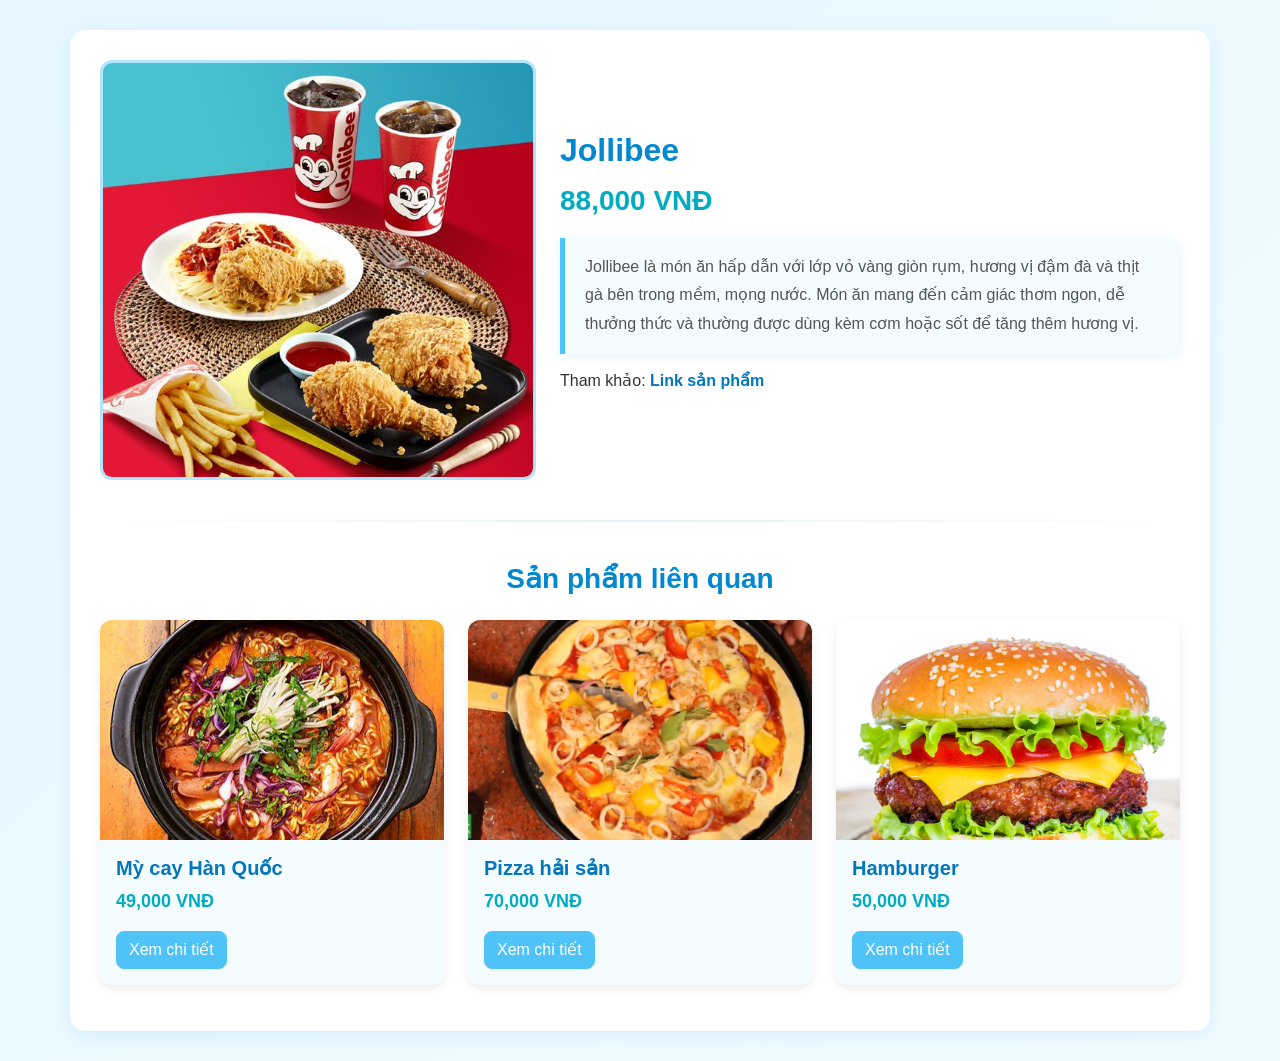
<file: html/chi-tiet.html>
<!DOCTYPE html>
<html lang="vi">
<head>
    <meta charset="UTF-8">
    <meta name="viewport" content="width=device-width, initial-scale=1.0">
    <title>Chi tiết sản phẩm</title>

    <link href="https://cdn.jsdelivr.net/npm/bootstrap@5.3.3/dist/css/bootstrap.min.css" rel="stylesheet">

    <link rel="stylesheet" href="../css/style7.css">


</head>

<body>

<div class="container">

    <div class="row align-items-center">

        <div class="col-md-5">
            <img id="img" src="" alt="Sản phẩm">
        </div>

        <!-- <div class="thumb-list mt-3">
            <img src = "../assets/img/2-cach-lam-mi-cay-han-quoc-tai-nha-ngon-nhu-ngoai-hang-m--n-m---cay-h---i-s---n-1596697335-152-width600height489.jpg" onclick ="changeImg(this)">
            <img src = "../assets/img/2-cach-lam-mi-cay-han-quoc-tai-nha-ngon-nhu-ngoai-hang-m--n-m---cay-h---i-s---n-1596697335-152-width600height489.jpg" onclick ="changeImg(this)">
            <img src = "../assets/img/2-cach-lam-mi-cay-han-quoc-tai-nha-ngon-nhu-ngoai-hang-m--n-m---cay-h---i-s---n-1596697335-152-width600height489.jpg" onclick ="changeImg(this)">
        </div> -->

        <div class="col-md-7">

            <h2 id="name"></h2>

            <h4 id="price" class="text-danger"></h4>

            <p id="desc"></p>
 <p>
     Tham khảo:
    <a id="product-link" target="_blank">
     Link sản phẩm
    </a>
</p>
        </div>

    </div>

    <hr>

<div class="row">
    <div class="col-12">
        <h3>Sản phẩm liên quan</h3>
    </div>
</div>

<div class="row" id="related-products">
</div>

    <script src="../js/lib.js"></script>

<script>

const urlParams = new URLSearchParams(window.location.search);

const productId = parseInt(urlParams.get("ma"));

const foundProduct = productId 
    ? products.find(item => item.id === productId)
    : products[0];

if(foundProduct){

    document.getElementById("name").innerHTML =
        foundProduct.name;

    document.getElementById("price").innerHTML =
        foundProduct.price.toLocaleString() + " VNĐ";

    document.getElementById("desc").innerHTML =
        foundProduct.description;

    document.getElementById("img").src =
        foundProduct.image;

   document.getElementById("product-link").href =
    foundProduct.link;

    const relatedProducts =
document.getElementById("related-products");

products.forEach(item => {

    if(
        item.category === foundProduct.category &&
        item.id !== foundProduct.id
    ){

        relatedProducts.innerHTML += `

        <div class="col-lg-4 col-md-6 mb-3">

            <div class="card h-100">

                <img src="${item.image}"
                     class="card-img-top">

                <div class="card-body">

                    <h5>${item.name}</h5>

                    <p class="text-danger fw-bold">
                        ${item.price.toLocaleString()} VNĐ
                    </p>

                    <a href="chi-tiet.html?ma=${item.id}"
                       class="btn btn-primary">
                       Xem chi tiết
                    </a>

                </div>

            </div>

        </div>

        `;
    }

});
}

function changeImg(el)
{
    document.getElementById("img").src = el.src;
}

</script>

</body>
</html>
</file>
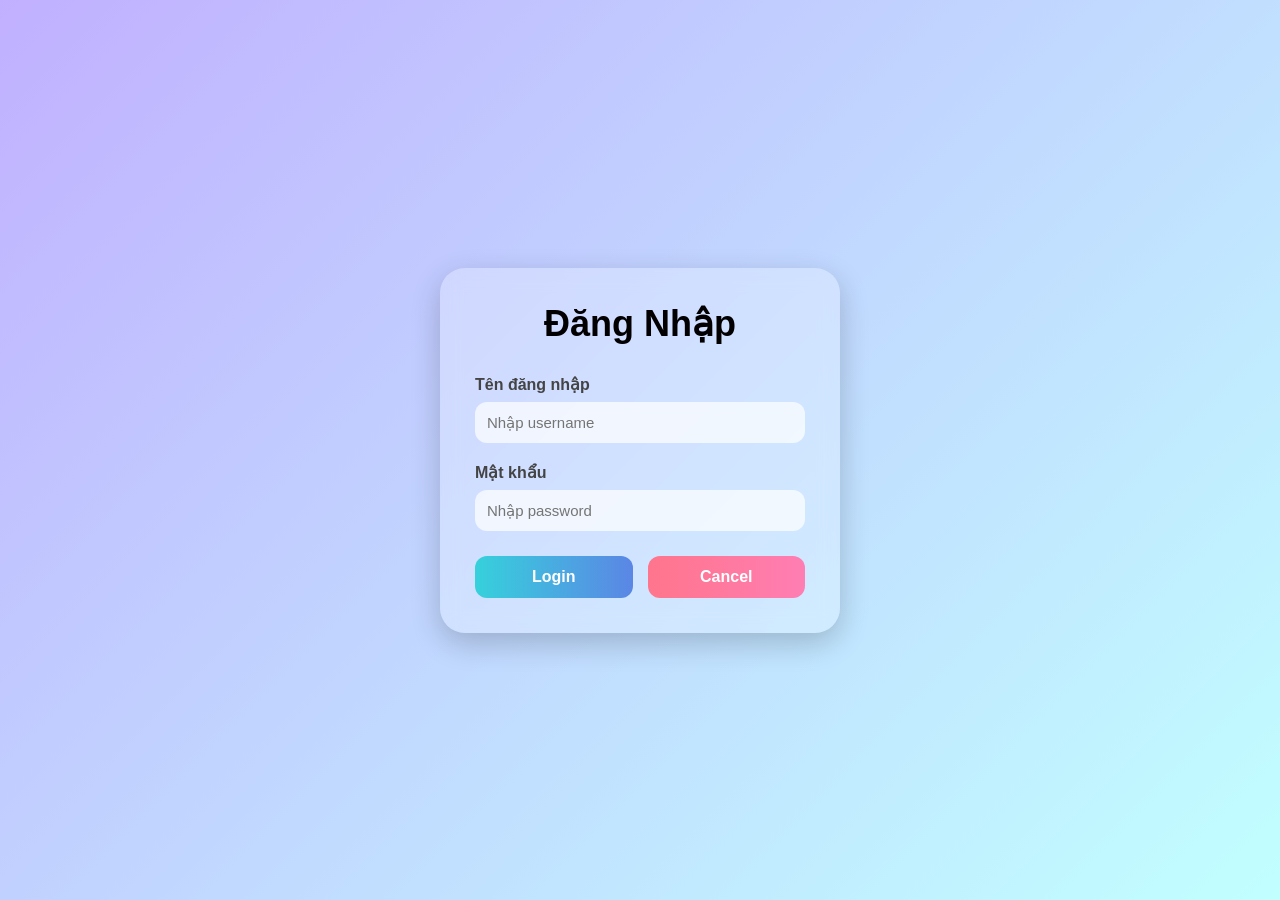
<file: html/page1.html>
<!DOCTYPE html>
<html lang="vi">
<head>
    <meta charset="UTF-8">
    <meta name="viewport" content="width=device-width, initial-scale=1.0">
    <title>Form Đăng Nhập</title>
    <link rel="stylesheet" href="../css/style2.css">
</head>
<body>

    <div class="container">
        <form class="form-box">
            <h2>Đăng Nhập</h2>

            <div class="form-group">
                <label>Tên đăng nhập</label>
                <input type="text" placeholder="Nhập username">
            </div>

            <div class="form-group">
                <label>Mật khẩu</label>
                <input type="password" placeholder="Nhập password">
            </div>

            <div class="btn-group">
                <button type="submit">Login</button>
                <button type="reset">Cancel</button>
            </div>
        </form>
    </div>

</body>
</html>
</file>
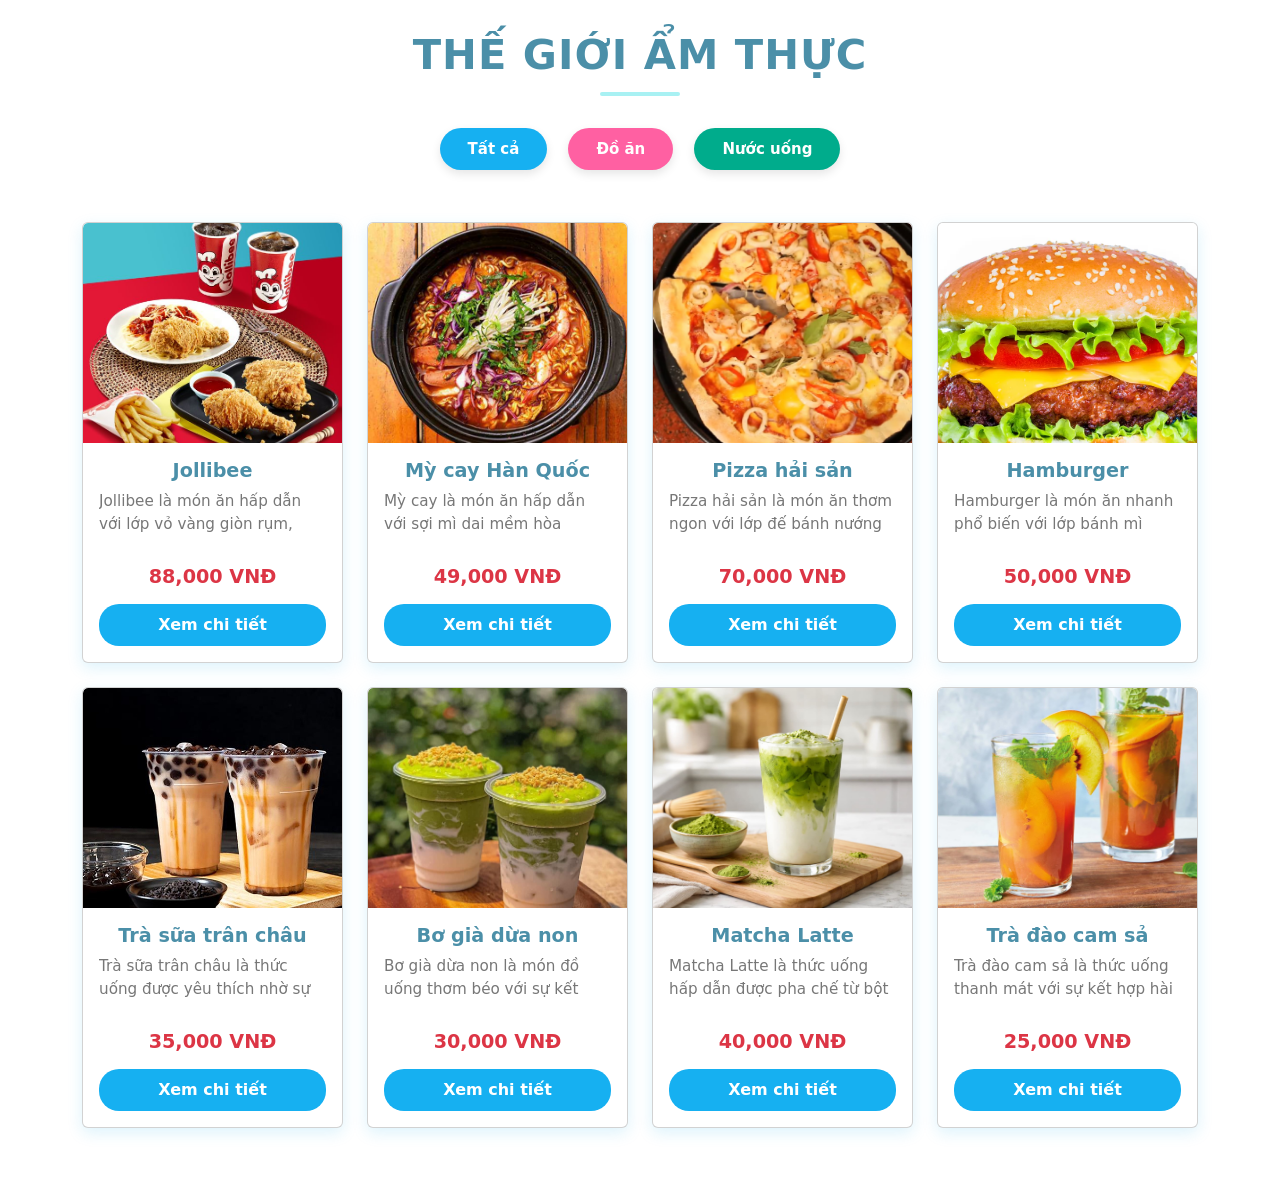
<file: html/page10.html>
<!DOCTYPE html>
<html lang="vi">
<head>
    <meta charset="UTF-8">
    <meta name="viewport" content="width=device-width, initial-scale=1.0">
    <title>Menu</title>
    <link rel="stylesheet" href="../css/style6.css">
    <link href="https://cdn.jsdelivr.net/npm/bootstrap@5.3.3/dist/css/bootstrap.min.css" rel="stylesheet">
    <script src="../js/lib.js"></script>
</head>
<body>
<div class="container mt-4">
    <h2 class="text-center mb-4">
        Thế Giới Ẩm Thực
    </h2>
    <div class="text-center mb-4">
        <button
            class="btn btn-primary"
            onclick="loadByCategory('all')">
            Tất cả
        </button>
        <button
            class="btn btn-danger"
            onclick="loadByCategory('food')">
            Đồ ăn
        </button>
        <button
            class="btn btn-success"
            onclick="loadByCategory('drink')">
            Nước uống
        </button>
    </div>
    <div class="row" id="product-list"></div>
</div>
<script>
    loadAllProduct();
</script>
</body>
</html>
</file>
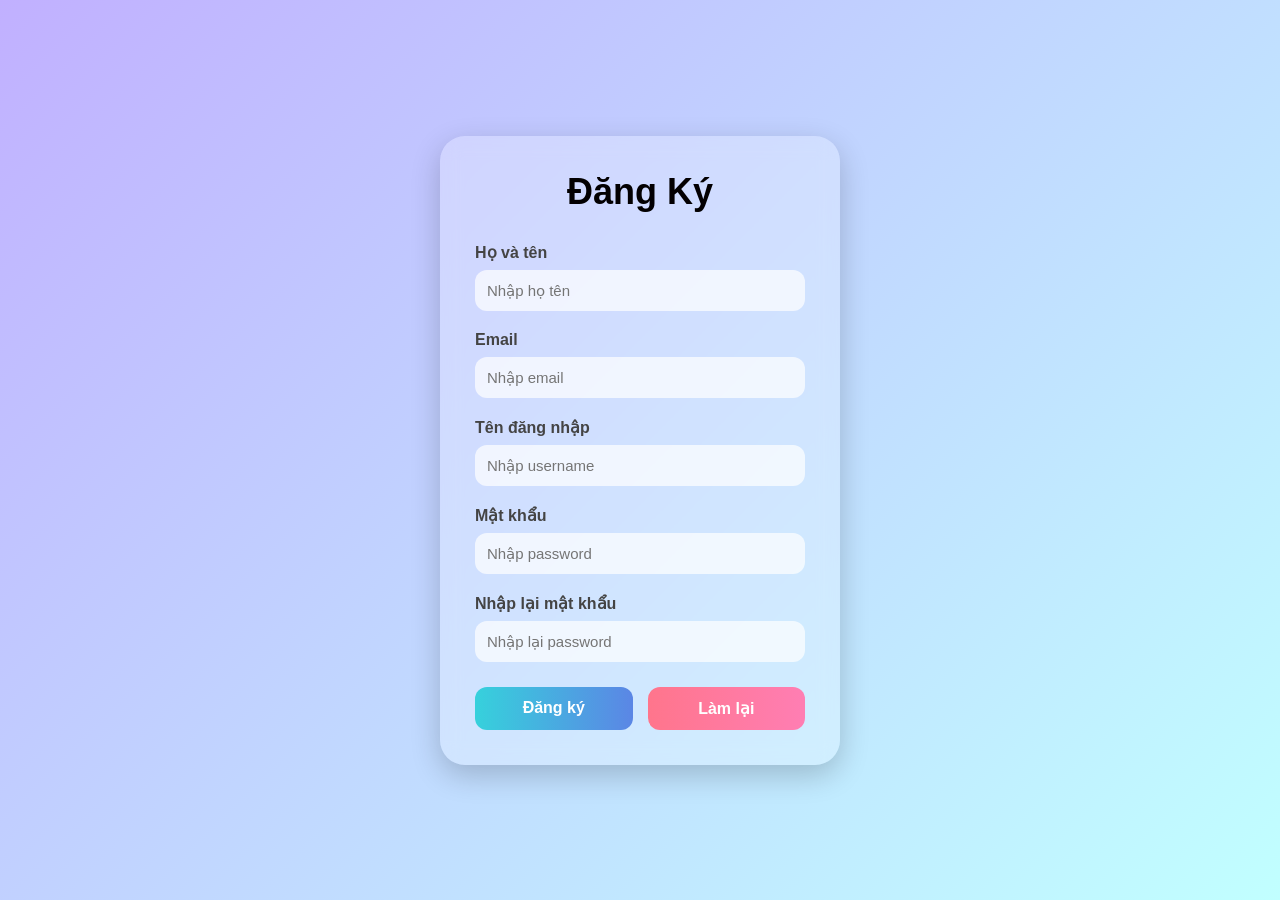
<file: html/page2.html>
<!DOCTYPE html>
<html lang="vi">
<head>
    <meta charset="UTF-8">
    <meta name="viewport" content="width=device-width, initial-scale=1.0">
    <title>Form Đăng Ký</title>
    <link rel="stylesheet" href="../css/style2.css">
</head>
<body>

    <div class="container">
        <form class="form-box">
            <h2>Đăng Ký</h2>

            <div class="form-group">
                <label>Họ và tên</label>
                <input type="text" placeholder="Nhập họ tên">
            </div>

            <div class="form-group">
                <label>Email</label>
                <input type="email" placeholder="Nhập email">
            </div>

            <div class="form-group">
                <label>Tên đăng nhập</label>
                <input type="text" placeholder="Nhập username">
            </div>

            <div class="form-group">
                <label>Mật khẩu</label>
                <input type="password" placeholder="Nhập password">
            </div>

            <div class="form-group">
                <label>Nhập lại mật khẩu</label>
                <input type="password" placeholder="Nhập lại password">
            </div>

            <div class="btn-group">
                <button type="submit">Đăng ký</button>
                <button type="reset">Làm lại</button>
            </div>
        </form>
    </div>

</body>
</html>
</file>
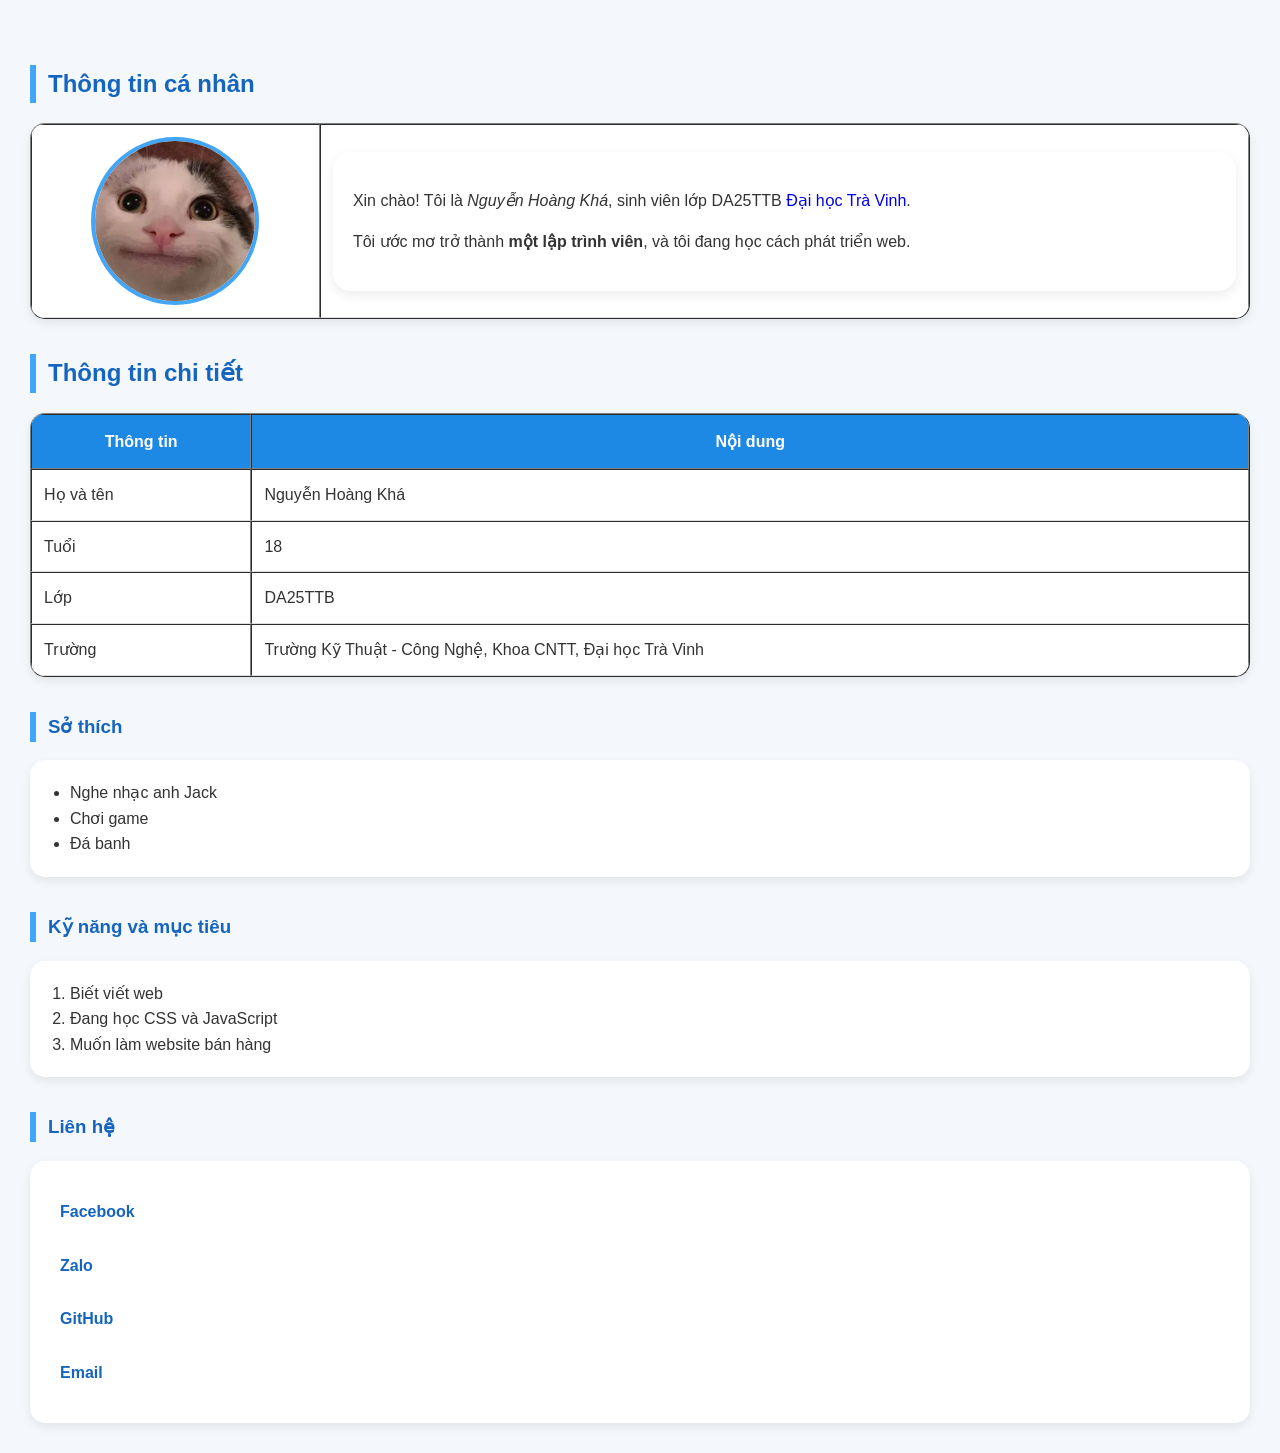
<file: html/page4.html>
<!DOCTYPE html>
<html lang="vi">
<head>
    <meta charset="UTF-8">
    <title>Trang Cá Nhân | Nguyễn Hoàng Khá</title>
    <link rel="stylesheet" href="../css/style1.css">
</head>
<body>
   <h2>Thông tin cá nhân</h2>
            <table border="1">  
                <td>
                    <img src="../assets/img/84e3f59dbd973cc96586.jpg">
                </td>
                <td>
                    <div class="infor">
                        <p> Xin chào! Tôi là <i>Nguyễn Hoàng Khá</i>, sinh viên lớp DA25TTB <a href ="https://www.tvu.edu.vn" target ="_blank">Đại học Trà Vinh</a>.</p>
                        <p> Tôi ước mơ trở thành <b>một lập trình viên</b>, và tôi đang học cách phát triển web.</p>
                    </div>
                </td>
            </table>

        <h2>Thông tin chi tiết</h2>
            <table border="1">
                <tr>
                    <th>Thông tin</th>
                    <th>Nội dung</th>
                </tr>
                <tr>
                    <td>Họ và tên</td>
                    <td>Nguyễn Hoàng Khá</td>
                </tr>
                <tr>
                    <td>Tuổi</td>
                    <td>18</td>
                </tr>
                <tr>
                    <td>Lớp</td>
                    <td>DA25TTB</td>
                </tr>
                <tr>
                    <td>Trường</td>
                    <td>Trường Kỹ Thuật - Công Nghệ, Khoa CNTT, Đại học Trà Vinh</td>
                </tr>
            </table>
        <h3>Sở thích</h3>
        <ul>
            <li>Nghe nhạc anh Jack</li>
            <li>Chơi game</li>
            <li>Đá banh</li>
        </ul>
        <h3>Kỹ năng và mục tiêu</h3>
        <ol>
            <li>Biết viết web</li>
            <li>Đang học CSS và JavaScript</li>
            <li>Muốn làm website bán hàng</li>
        </ol>
            <h3>Liên hệ</h3>
            <div class="links">
                <a href="https://www.facebook.com/share/1Fd3SgDMMV/?mibextid=wwXIfr">Facebook</a>
                <a href="http://zalo.me/0706650331">Zalo</a>
                <a href="https://github.com/hoangkha07">GitHub</a>
                <a href="nguyenkhahm2107@gmail.com">Email</a>
            </div>
       
    </main>

</body>
</html>
</file>
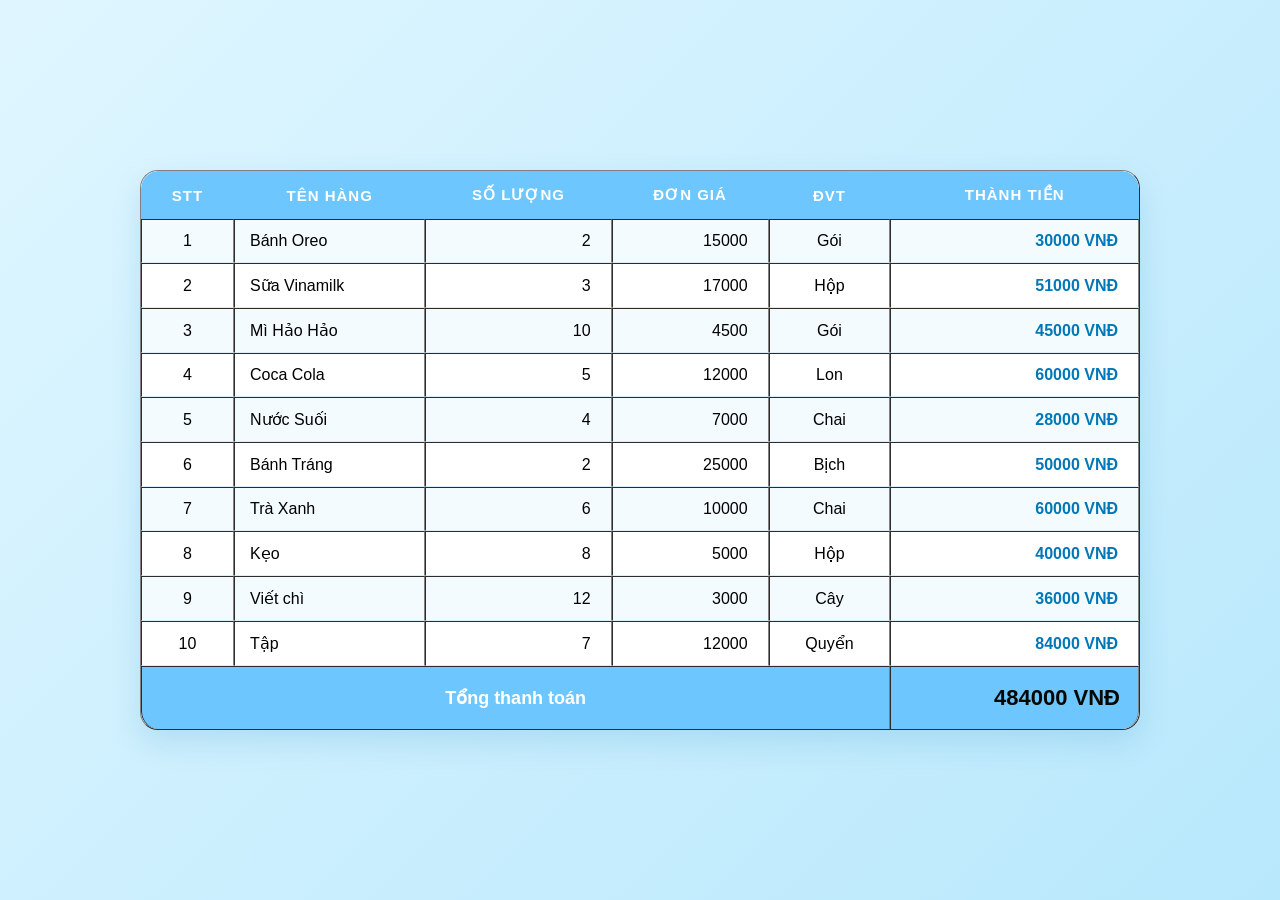
<file: html/page7.html>
<!DOCTYPE html>
<html lang="vi">
<head>
    <meta charset="UTF-8">
    <title>Hóa đơn mua hàng</title>
     <link rel="stylesheet" href="../css/style3.css">
</head>

<body>
    <table border="1">
    <tbody>
        <tr>
            <th>STT</th>
            <th>Tên hàng</th>
            <th>Số lượng</th>
            <th>Đơn giá</th>
            <th>ĐVT</th>
            <th>Thành tiền</th>
        </tr>

        <tr>
            <td>1</td>
            <td>Bánh Oreo</td>
            <td class="soluong">2</td>
            <td class="dongia">15000</td>
            <td>Gói</td>
            <td class="thanhtien"></td>
        </tr>

        <tr>
            <td>2</td>
            <td>Sữa Vinamilk</td>
            <td class="soluong">3</td>
            <td class="dongia">17000</td>
            <td>Hộp</td>
            <td class="thanhtien"></td>
        </tr>

        <tr>
            <td>3</td>
            <td>Mì Hảo Hảo</td>
            <td class="soluong">10</td>
            <td class="dongia">4500</td>
            <td>Gói</td>
            <td class="thanhtien"></td>
        </tr>

        <tr>
            <td>4</td>
            <td>Coca Cola</td>
            <td class="soluong">5</td>
            <td class="dongia">12000</td>
            <td>Lon</td>
            <td class="thanhtien"></td>
        </tr>

        <tr>
            <td>5</td>
            <td>Nước Suối</td>
            <td class="soluong">4</td>
            <td class="dongia">7000</td>
            <td>Chai</td>
            <td class="thanhtien"></td>
        </tr>

        <tr>
            <td>6</td>
            <td>Bánh Tráng</td>
            <td class="soluong">2</td>
            <td class="dongia">25000</td>
            <td>Bịch</td>
            <td class="thanhtien"></td>
        </tr>

        <tr>
            <td>7</td>
            <td>Trà Xanh</td>
            <td class="soluong">6</td>
            <td class="dongia">10000</td>
            <td>Chai</td>
            <td class="thanhtien"></td>
        </tr>

        <tr>
            <td>8</td>
            <td>Kẹo</td>
            <td class="soluong">8</td>
            <td class="dongia">5000</td>
            <td>Hộp</td>
            <td class="thanhtien"></td>
        </tr>

        <tr>
            <td>9</td>
            <td>Viết chì</td>
            <td class="soluong">12</td>
            <td class="dongia">3000</td>
            <td>Cây</td>
            <td class="thanhtien"></td>
        </tr>

        <tr>
            <td>10</td>
            <td>Tập</td>
            <td class="soluong">7</td>
            <td class="dongia">12000</td>
            <td>Quyển</td>
            <td class="thanhtien"></td>
        </tr>
        <tr>
            <td class="thanhtoan" colspan="5"><b>Tổng thanh toán</b></td>
            <td id="tongthanhtoan"></td>
        </tr>
    </tbody>
    </table>
<script>

    const sl = document.getElementsByClassName("soluong");
    const dg = document.getElementsByClassName("dongia");
    const tt = document.getElementsByClassName("thanhtien");

    let tongthanhtoan = 0;

    for(let i = 0; i < sl.length; i++){

        let soluong = Number(sl[i].innerHTML);
        let dongia = Number(dg[i].innerHTML);

        let thanhtien = soluong * dongia;

        tt[i].innerHTML = thanhtien + " VNĐ";

        tongthanhtoan += thanhtien;
    }

    document.getElementById("tongthanhtoan").innerHTML =
    tongthanhtoan + " VNĐ";

</script>
</body>
</html>
</file>
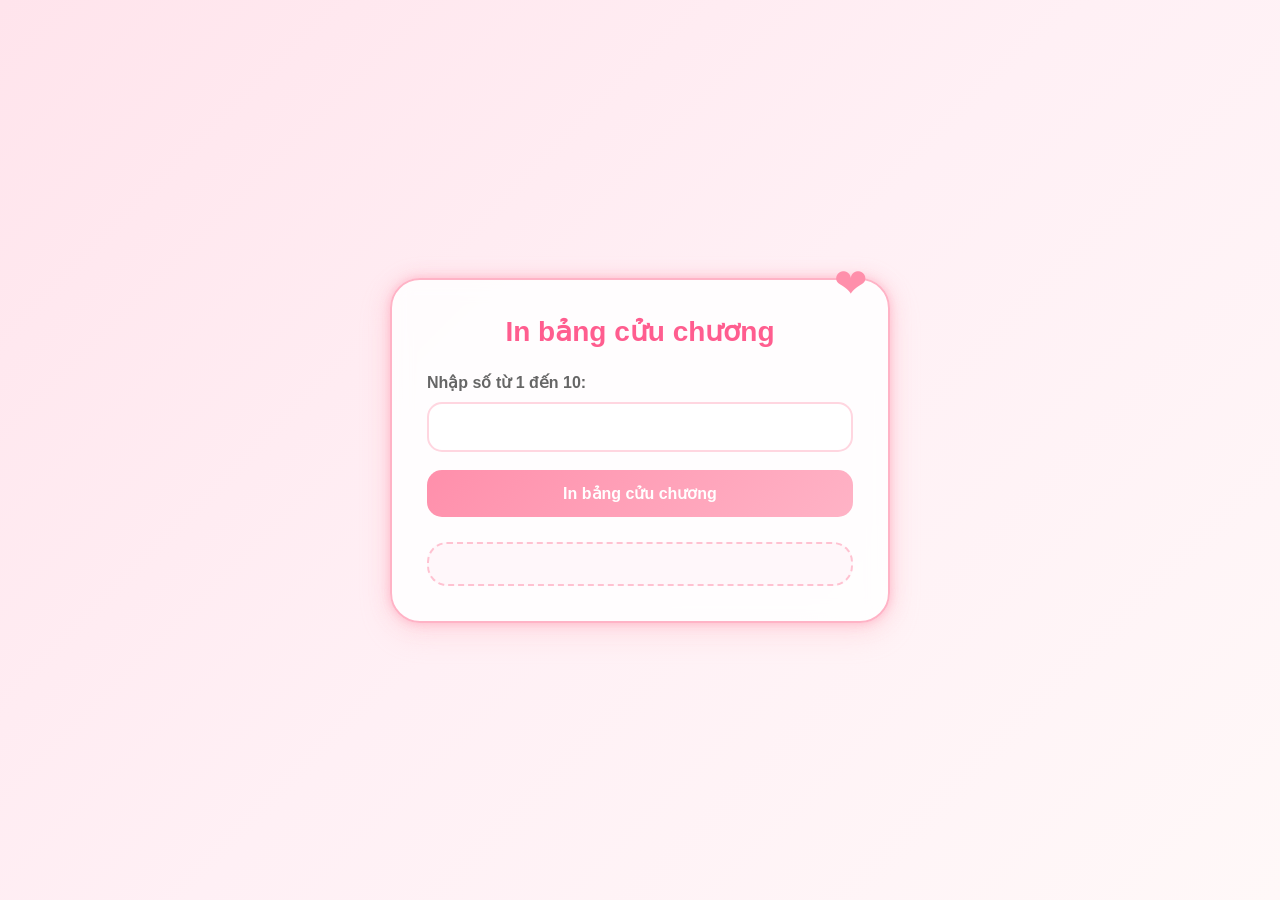
<file: html/page8.html>
<!DOCTYPE html>
<html lang="vi">
<head>
    <meta charset="UTF-8">
    <title>In bảng cửu chương</title>
    <link rel="stylesheet" href="../css/style4.css">
</head>
<body>
    <div class="container">
    <h2>In bảng cửu chương</h2>

    <label>Nhập số từ 1 đến 10:</label>
    <input type="number" id="txtSo" min="1" max="10">

    <input type="button" value="In bảng cửu chương"
           onclick="inBCC(document.getElementById('txtSo').value)">

    <div id="result"></div>
    </div>
    <script src="../js/lib.js"></script>

</body>
</html>
</file>
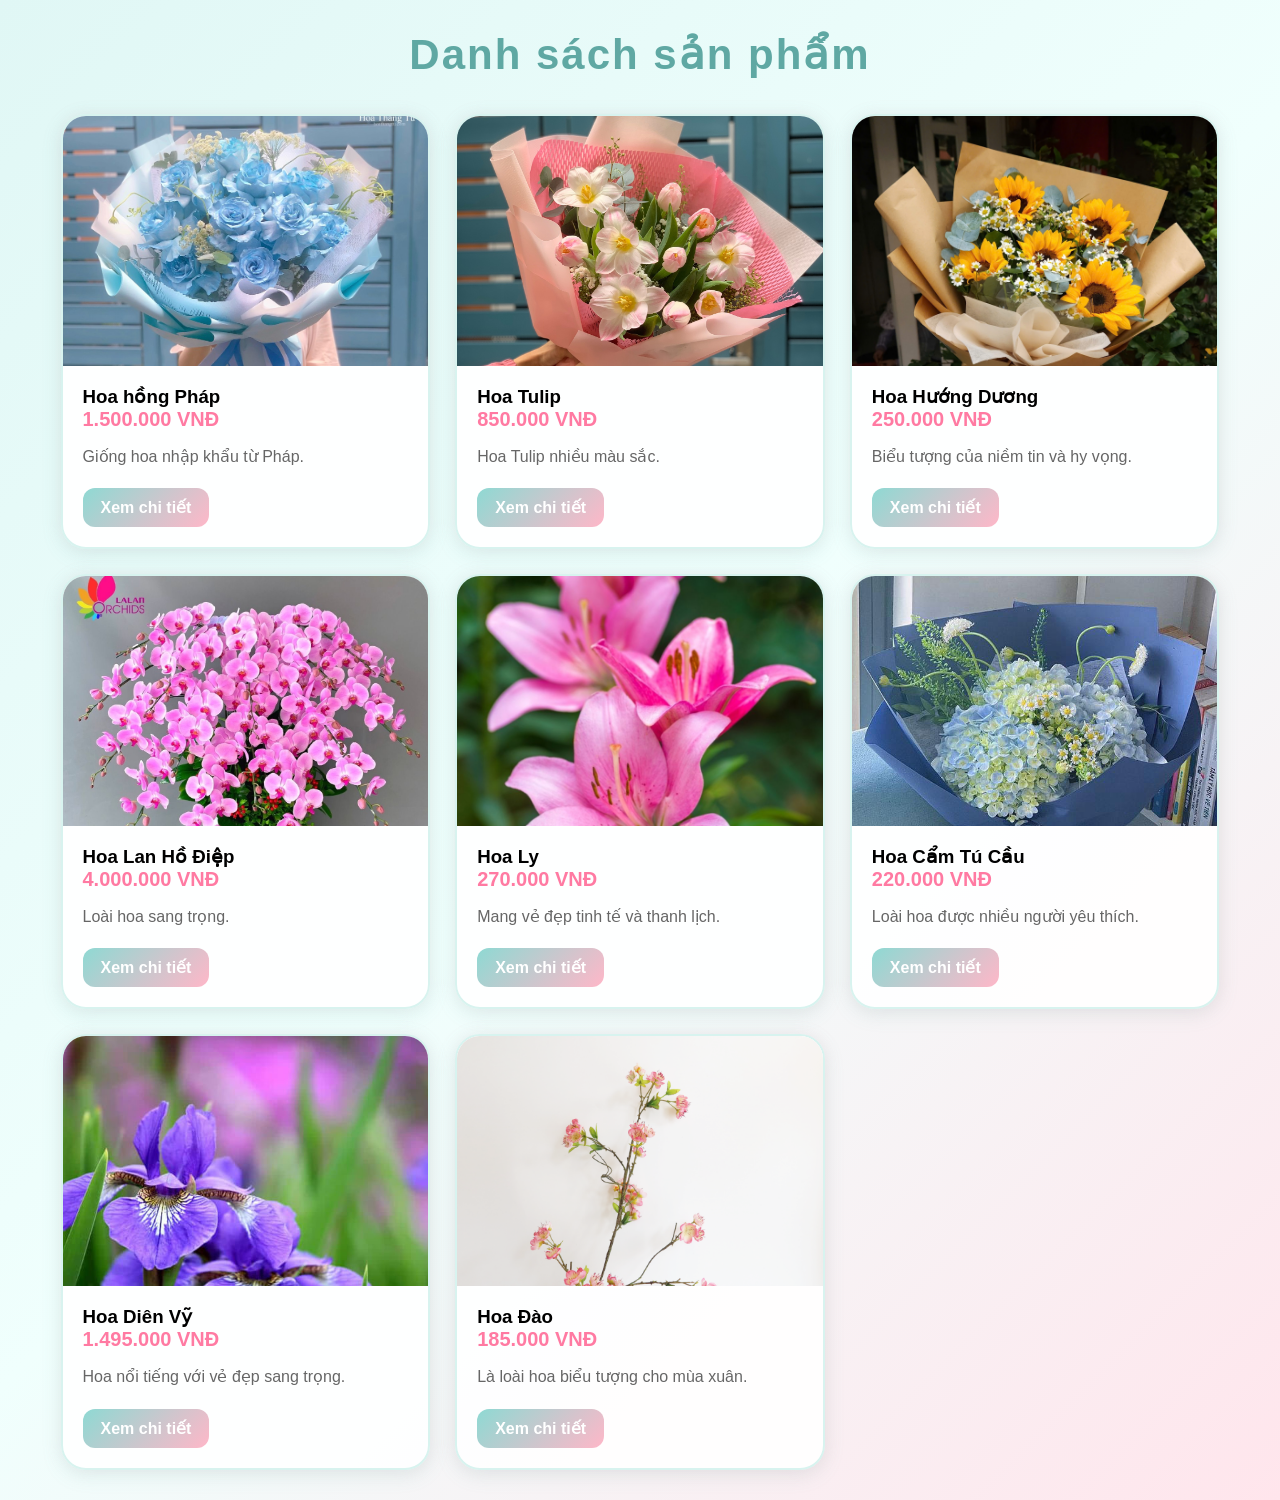
<file: html/page9.html>
<!DOCTYPE html>
<html lang="vi">
<head>
    <meta charset="UTF-8">
    <title>Danh sách sản phẩm</title>
    <link rel="stylesheet" href="../css/style5.css">
</head>
<body>

    <div class="container">

        <h1>Danh sách sản phẩm</h1>

        <div id="container-product-list">

        </div>

    </div>

    <script src="../js/lib.js"></script>

    <script>

        addItem(
            "Hoa hồng Pháp",
            "1.500.000 VNĐ",
            "Giống hoa nhập khẩu từ Pháp.",
            "https://hoathangtu.com/san-pham/bo-hoa-hong-xanh-duong-nhat/?srsltid=AfmBOopw4EQPoUEB5eaq0lgMYU4_Vo-2hnynEpTz2MsJawZRqDz2JsNO",
            "../assets/img/IMG_0483.jpg"
        );

        addItem(
            "Hoa Tulip",
            "850.000 VNĐ",
            "Hoa Tulip nhiều màu sắc.",
            "https://hoathangtu.com/san-pham/bo-hoa-tulip-hong-nhat/?srsltid=AfmBOorPj0DR1hEjeqJbTPfp-DNHQAQrfIqyb3VAVp6aoD24WI_HntL5",
            "../assets/img/IMG_2290-Large.jpeg"
        );

        addItem(
            "Hoa Hướng Dương",
            "250.000 VNĐ",
            "Biểu tượng của niềm tin và hy vọng.",
            "https://hoatuoiangel.com/bo-hoa-huong-duong-5-bong",
            "../assets/img/img20241230144404-6113.jpg"
        );

        addItem(
            "Hoa Lan Hồ Điệp",
            "4.000.000 VNĐ",
            "Loài hoa sang trọng.",
            "https://hoalanlalan.com/lan-ho-diep-hong-16-canh-lhd-787?srsltid=AfmBOoq0YZnnYg8o4PYrq1G6whojToHEF95EsbuLkkrCPxb-elzWsmgE",
            "../assets/img/lan-ho-diep-hong-16-canh-lhd-787.jpg"
        );

        addItem(
            "Hoa Ly",
            "270.000 VNĐ",
            "Mang vẻ đẹp tinh tế và thanh lịch.",
            "https://www.liena.com.vn/y-nghia-hoa-ly",
            "../assets/img/hoa-ly.jpg"
        );

        addItem(
            "Hoa Cẩm Tú Cầu",
            "220.000 VNĐ",
            "Loài hoa được nhiều người yêu thích.",
            "https://linhflower.com/bo-hoa-cam-tu-cau-xanh",
            "../assets/img/thiet-ke-chua-co-ten-5-8543.jpg.jpg"
        );

        addItem(
            "Hoa Diên Vỹ",
            "1.495.000 VNĐ",
            "Hoa nổi tiếng với vẻ đẹp sang trọng.",
            "https://www.bachhoaxanh.com/kinh-nghiem-hay/y-nghia-cach-trong-va-cong-dung-cua-hoa-dien-vi-hoa-iris-day-cao-quy-1370335",
            "../assets/img/y-nghia-cach-trong-va-cong-dung-cua-hoa-dien-vi-hoa-iris-day-cao-quy-202202161607136350.jpg"
        );

          addItem(
            "Hoa Đào",
            "185.000 VNĐ",
            "Là loài hoa biểu tượng cho mùa xuân.",
            "https://amdecor.vn/products/canh-hoa-dao-than-deo-hong",
            "../assets/img/img_6005_4020cac238344ef39c2c537ade434863_master.png"
        );

    </script>

</body>
</html>
</file>
<file: css/style7.css>
body {
    background: linear-gradient(135deg, #e6f7ff, #f0fbff);
    font-family: Arial, Helvetica, sans-serif;
    color: #333;
    padding: 30px 0;
}


.container {
    background: #ffffff;
    border-radius: 15px;
    padding: 30px;
    box-shadow: 0 4px 15px rgba(0, 123, 255, 0.1);
}


#img {
    width: 100%;
    border-radius: 12px;
    border: 3px solid #b3e5fc;
    transition: transform 0.3s ease;
}

#img:hover {
    transform: scale(1.03);
}

#name {
    color: #0288d1;
    font-weight: bold;
    margin-bottom: 15px;
}

#price {
    font-size: 28px;
    font-weight: bold;
    color: #00acc1 !important;
    margin-bottom: 20px;
}
#desc {
    background: #f5fcff;
    border-left: 5px solid #4fc3f7;
    padding: 15px 20px;
    border-radius: 0 12px 12px 0;
    font-size: 16px;
    line-height: 1.8;
    color: #555;
    box-shadow: 0 3px 10px rgba(79, 195, 247, 0.15);
    margin-bottom: 15px;
}


h3 {
    text-align: center;
    color: #0288d1;
    font-weight: bold;
    margin-bottom: 25px;
}

#product-link {
    color: #0277bd;
    text-decoration: none;
    font-weight: 600;
}

#product-link:hover {
    color: #0291ff;
    text-decoration: underline;
}


.card {
    border: none;
    border-radius: 12px;
    overflow: hidden;
    transition: all 0.3s ease;
    box-shadow: 0 3px 10px rgba(0, 0, 0, 0.08);
}

.card:hover {
    transform: translateY(-6px);
    box-shadow: 0 8px 20px rgba(1, 110, 252, 0.74);
}

.card-img-top {
    height: 220px;
    object-fit: cover;
}


.card-body {
    background-color: #f5fcff;
}

.card-body h5 {
    color: #0277bd;
    font-weight: 600;
}


.card-body .text-danger {
    color: #00acc1 !important;
    font-size: 18px;
}


.btn-primary {
    background-color: #4fc3f7;
    border-color: #4fc3f7;
    border-radius: 8px;
    transition: 0.3s;
}

.btn-primary:hover {
    background-color: #0288d1;
    border-color: #0288d1;
}

hr {
    border: 0;
    height: 2px;
    background: linear-gradient(to right, transparent, #81d4fa, transparent);
    margin: 40px 0;
}


@media (max-width: 768px) {
    .container {
        padding: 20px;
    }

    #name {
        margin-top: 20px;
        font-size: 24px;
    }

    #price {
        font-size: 24px;
    }
}
</file>
<file: css/style2.css>
*{
    margin: 0;
    padding: 0;
    box-sizing: border-box;
    font-family: Arial, Helvetica, sans-serif;
}

body{
    background: linear-gradient(135deg, #c1b0ff, #c1ffff);
    height: 100vh;
    display: flex;
    justify-content: center;
    align-items: center;
}

/* Khung giữa */
.container{
    width: 100%;
    display: flex;
    justify-content: center;
    align-items: center;
}

/* Form */
.form-box{
    background: rgba(255,255,255,0.25);
    backdrop-filter: blur(10px);
    width: 400px;
    padding: 35px;
    border-radius: 25px;
    box-shadow: 0 10px 30px rgba(0,0,0,0.2);
    animation: fadeIn 0.7s ease;
}

/* Tiêu đề */
.form-box h2{
    text-align: center;
    margin-bottom: 30px;
    color: #030002;
    font-size: 36px;
    font-weight: bold;
}

/* Nhóm input */
.form-group{
    margin-bottom: 20px;
}

.form-group label{
    display: block;
    margin-bottom: 8px;
    font-weight: bold;
    color: #444;
}

.form-group input{
    width: 100%;
    padding: 12px;
    border: none;
    border-radius: 12px;
    font-size: 15px;
    background: rgba(255,255,255,0.7);
    transition: 0.3s;
}

/* Khi bấm input */
.form-group input:focus{
    outline: none;
    background: white;
    box-shadow: 0 0 8px #ff8ac2;
}

/* Nút login cancel */
.btn-group{
    display: flex;
    justify-content: space-between;
    margin-top: 25px;
    gap: 15px;
}

.btn-group button{
    width: 100%;
    padding: 12px;
    border: none;
    border-radius: 12px;
    font-size: 16px;
    cursor: pointer;
    color: white;
    font-weight: bold;
    transition: 0.3s;
}

/* Nút submit */
.btn-group button[type="submit"]{
    background: linear-gradient(to right, #36d1dc, #5b86e5);
}

.btn-group button[type="submit"]:hover{
    transform: translateY(-3px);
    box-shadow: 0 5px 15px rgba(91,134,229,0.5);
}

/* Nút reset */
.btn-group button[type="reset"]{
    background: linear-gradient(to right, #ff758c, #ff7eb3);
}

.btn-group button[type="reset"]:hover{
    transform: translateY(-3px);
    box-shadow: 0 5px 15px rgba(255,117,140,0.5);
}

/* Menu index */
.btn-menu{
    display: flex;
    flex-direction: column;
    gap: 18px;
}

/* Link button */
.btn-menu a{
    text-decoration: none;
}

/* Nút menu */
.btn-menu button{
    width: 100%;
    padding: 14px;
    border: none;
    border-radius: 14px;
    background: linear-gradient(to right, #36d1dc, #5b86e5);
    color: white;
    font-size: 17px;
    font-weight: bold;
    cursor: pointer;
    transition: 0.3s;
}

/* Hover menu */
.btn-menu button:hover{
    transform: scale(1.03);
    box-shadow: 0 8px 20px rgba(91,134,229,0.5);
}

/* Hiệu ứng xuất hiện */
@keyframes fadeIn{
    from{
        opacity: 0;
        transform: translateY(20px);
    }

    to{
        opacity: 1;
        transform: translateY(0);
    }
}
</file>
<file: css/style6.css>
body {
    background: #eef8fc;
    font-family: 'Segoe UI', Roboto, Helvetica, Arial, sans-serif;
    color: #444;
}

h2.text-center.mb-4 {
    font-size: 2.6rem;
    font-weight: 800;
    text-transform: uppercase;
    letter-spacing: 1px;
    margin-top: 30px;
    color: #4b8fa8;
}

h2.text-center.mb-4::after {
    content: "";
    display: block;
    width: 80px;
    height: 4px;
    margin: 12px auto 0;
    border-radius: 10px;
    background: #a8f1f3;
}

.text-center.mb-4 button {
    border: none;
    padding: 10px 28px;
    margin: 8px;
    border-radius: 25px;
    font-size: 15px;
    font-weight: 600;
    color: #fff;
    transition: 0.3s;
    box-shadow: 0 4px 10px rgba(0,0,0,0.1);
}

.btn-primary {
    background: #16b0f1 !important;
    border-color: #7fc8e8 !important;
}

.btn-danger {
    background: #ff60a2 !important;
    border-color: #f2a7c6 !important;
}

.btn-success {
    background: #00ac8c !important;
    border-color: #8bcfc3 !important;
}

.text-center.mb-4 button:hover {
    transform: translateY(-3px);
    opacity: 0.85;
}

#product-list {
    padding-top: 20px;
    padding-bottom: 40px;
}

.card {
    border: none;
    border-radius: 18px;
    overflow: hidden;
    background: #ffffff;
    box-shadow: 0 5px 15px rgba(24, 176, 236, 0.15);
    transition: 0.3s;
    height: 100%;
}

.card:hover {
    transform: translateY(-8px);
    box-shadow: 0 10px 25px rgba(138, 217, 248, 0.836);
}

.card-img-top {
    height: 220px;
    object-fit: cover;
}

.card-body {
    padding: 18px;
    display: flex;
    flex-direction: column;
}

.card-title {
    font-size: 1.2rem;
    font-weight: 700;
    color: #4b8fa8;
    text-align: center;
    margin-bottom: 10px;
}

.card-text {
    font-size: 0.95rem;
    color: #777;
    height: 45px;
    overflow: hidden;
    display: -webkit-box;
  
    -webkit-box-orient: vertical;
}

.text-danger {
    color: #d886ec !important;
    font-size: 1.2rem;
    font-weight: 700;
    text-align: center;
    margin: 12px 0;
}

.card-body .btn-primary {
    background: #7fc8e8;
    border: none;
    border-radius: 20px;
    padding: 9px 22px;
    font-weight: 600;
    margin-top: auto;
    transition: 0.3s;
}

.card-body .btn-primary:hover {
    background: #0fb3fa;
}

.card:nth-child(odd) .card-title {
    color: #4b8fa8;
}

.card:nth-child(even) .card-title {
    color: #d98aa8;
}

@media(max-width:768px) {

    h2.text-center.mb-4 {
        font-size: 2rem;
    }

    .text-center.mb-4 button {
        width: 90%;
        margin: 5px auto;
    }

    .card-img-top {
        height: 190px;
    }
}
</file>
<file: css/style1.css>
body{
    font-family: 'Segoe UI', Tahoma, Geneva, Verdana, sans-serif;
    background: #f4f7fb;
    color: #333;
    margin: 0;
    padding: 30px;
    line-height: 1.6;
}

main{
    width: 85%;
    margin: auto;
}

/* Tiêu đề */
h2, h3{
    color: #1565c0;
    border-left: 6px solid #42a5f5;
    padding-left: 12px;
    margin-top: 35px;
}

/* Khung thông tin cá nhân */
.infor{
    background: white;
    padding: 20px;
    border-radius: 18px;
    box-shadow: 0 4px 12px rgba(0,0,0,0.08);
    transition: 0.3s;
}

.infor:hover{
    background: #e3f2fd;
    transform: scale(1.01);
}

img{
    width: 160px;
    height: 160px;
    border-radius: 50%;
    object-fit: cover;
    border: 4px solid #42a5f5;
    display: block;
    margin: auto;
}

table{
    width: 100%;
    border-spacing: 0;
    overflow: hidden;
    border-radius: 15px;
    background: white;
    box-shadow: 0 4px 10px rgba(0,0,0,0.08);
}

th{
    background: #1e88e5;
    color: white;
    padding: 14px;
}

td{
    padding: 12px;
    border-bottom: 1px solid #ddd;
}

tr:hover{
    background: #e3f2fd;
}

ul, ol{
    background: white;
    padding: 20px 40px;
    border-radius: 15px;
    box-shadow: 0 4px 10px rgba(0,0,0,0.08);
}

.links{
    background: white;
    padding: 20px;
    border-radius: 15px;
    box-shadow: 0 4px 10px rgba(0,0,0,0.08);
}

.links a{
    display: block;
    padding: 10px;
    margin: 8px 0;
    text-decoration: none;
    color: #1565c0;
    font-weight: bold;
    border-radius: 10px;
    transition: 0.3s;
}

.links a:hover{
    background: #bbdefb;
    padding-left: 18px;
}

/* Link trường */
a{
    text-decoration: none;
}

a:hover{
    color: #0d47a1;
}
</file>
<file: css/style3.css>
*{
    margin: 0;
    padding: 0;
    box-sizing: border-box;
}

body{
    font-family: "Segoe UI", Tahoma, Geneva, Verdana, sans-serif;
    background: linear-gradient(135deg, #dff6ff, #b8e8fc);
    min-height: 100vh;
    display: flex;
    justify-content: center;
    align-items: center;
    padding: 30px;
}

table{
    width: 90%;
    max-width: 1000px;
    border-collapse: separate;
    border-spacing: 0;
    background: #ffffff;
    border-radius: 18px;
    overflow: hidden;
    box-shadow: 0 12px 30px rgba(0, 120, 180, 0.15);
}

th{
    background: #6ec6ff;
    color: white;
    padding: 15px;
    font-size: 15px;
    text-transform: uppercase;
    letter-spacing: 1px;
    border: none;
}

th:first-child{
    border-top-left-radius: 18px;
}

th:last-child{
    border-top-right-radius: 18px;
}

td{
    padding: 12px 15px;
    text-align: center;
    border-bottom: 1px solid #d9eefc;
}

tbody tr:nth-child(even):not(:last-child){
    background: #f3fbff;
}

tbody tr:hover:not(:last-child){
    background: #dff4ff;
    transition: 0.3s;
}

td:nth-child(2){
    text-align: left;
    font-weight: 500;
}

.soluong,
.dongia,
.thanhtien{
    text-align: right;
    padding-right: 20px;
}

.thanhtien{
    color: #0077b6;
    font-weight: bold;
}

tbody tr:last-child{
    background: #6ec6ff;
}

tbody tr:last-child td{
    color: white;
    font-weight: bold;
    border-bottom: none;
    padding: 18px;
}

tbody tr:last-child td:first-child{
    border-bottom-left-radius: 18px;
}

tbody tr:last-child td:last-child{
    border-bottom-right-radius: 18px;
}

#tongthanhtoan{
    font-size: 22px;
    color: #070701 !important;
    text-align: right;
}


.thanhtoan{
     font-size: 18px;
     font-family: Verdana, Geneva, Tahoma, sans-serif;
}
</file>
<file: css/style4.css>
*{
    margin: 0;
    padding: 0;
    box-sizing: border-box;
    font-family: "Segoe UI", sans-serif;
}

body{
    min-height: 100vh;
    display: flex;
    justify-content: center;
    align-items: center;
    background: linear-gradient(
        135deg,
        #ffe4ec,
        #fff0f5,
        #fff8f8
    );
}

.container{
    width: 500px;
    background: rgba(255,255,255,0.85);
    backdrop-filter: blur(10px);
    padding: 35px;
    border-radius: 30px;
    position: relative;

    border: 2px solid #ffb3c6;

    box-shadow:
        0 0 10px rgba(255,143,171,0.4),
        0 0 20px rgba(255,179,198,0.4),
        0 10px 30px rgba(255,182,193,0.3);

    animation: glow 2s infinite alternate;
}

.container::before{
    content: "❤";
    position: absolute;
    top: -20px;
    right: 20px;
    font-size: 40px;
    color: #ff8fab;
}

h2{
    text-align: center;
    color: #ff5d8f;
    margin-bottom: 25px;
    font-size: 28px;
}

label{
    display: block;
    color: #666;
    margin-bottom: 10px;
    font-weight: 600;
}

input[type="number"]{
    width: 100%;
    padding: 14px;
    border: 2px solid #ffd6e0;
    border-radius: 15px;
    font-size: 16px;
    outline: none;
    transition: .3s;
}

input[type="number"]:focus{
    border-color: #ff8fab;
    box-shadow: 0 0 10px rgba(255,143,171,0.3);
}

input[type="button"]{
    width: 100%;
    margin-top: 18px;
    padding: 14px;
    border: none;
    border-radius: 15px;
    background: linear-gradient(
        135deg,
        #ff8fab,
        #ffb3c6
    );
    color: white;
    font-size: 16px;
    font-weight: bold;
    cursor: pointer;
    transition: .3s;
}

input[type="button"]:hover{
    transform: translateY(-3px);
    box-shadow: 0 8px 20px rgba(255,143,171,0.4);
}

#result{
    margin-top: 25px;
    background: #fff7fa;
    border: 2px dashed #ffc2d1;
    border-radius: 20px;
    padding: 20px;
    line-height: 2;
    color: #555;
    max-height: 300px;
    overflow-y: auto;
}

#result::-webkit-scrollbar{
    width: 8px;
}

#result::-webkit-scrollbar-thumb{
    background: #ffb3c6;
    border-radius: 10px;
}
@keyframes glow{
    from{
        box-shadow:
            0 0 10px rgba(255,143,171,0.4),
            0 0 20px rgba(255,179,198,0.4),
            0 10px 30px rgba(255,182,193,0.3);
    }

    to{
        box-shadow:
            0 0 20px rgba(223, 151, 169, 0.8),
            0 0 40px rgba(255,179,198,0.8),
            0 0 60px rgba(255,214,224,0.8),
            0 10px 30px rgba(167, 105, 115, 0.3);
    }
}
</file>
<file: css/style5.css>
*{
    margin: 0;
    padding: 0;
    box-sizing: border-box;
    font-family: "Segoe UI", sans-serif;
}

body{
    background: linear-gradient(
        135deg,
        #e0f7f5,
        #f0fffd,
        #ffe5ec
    );
    min-height: 100vh;
    padding: 30px;
}

.container{
    width: 95%;
    max-width: 1400px;
    margin: auto;
}

h1{
    text-align: center;
    color: #5fa8a3;
    margin-bottom: 35px;
    font-size: 42px;
    letter-spacing: 2px;
}

#container-product-list{
    display: grid;
    grid-template-columns: repeat(auto-fill,minmax(280px,1fr));
    gap: 25px;
}

.container-item{
    background: rgba(255,255,255,0.95);
    border-radius: 25px;
    overflow: hidden;
    transition: 0.4s;
    border: 2px solid #d8f3ef;

    box-shadow:
        0 5px 20px rgba(95,168,163,0.15),
        0 0 15px rgba(255,182,193,0.15);
}

.container-item:hover{
    transform: translateY(-8px);

    box-shadow:
        0 15px 30px rgba(95,168,163,0.25),
        0 0 25px rgba(255,182,193,0.3);
}

.container-image{
    height: 250px;
    overflow: hidden;
    background: #f7ffff;
}

.container-image img{
    width: 100%;
    height: 120%;
    object-fit: cover;

   
    object-position: center 25%;

    transition: 0.6s;
}

.container-item:hover img{
    transform: scale(1.08);
}

.container-info{
    padding: 20px;
}

.name{
    font-size: 24px;
    font-weight: bold;
    color: #5fa8a3;
    margin-bottom: 10px;
}

.price{
    color: #ff7aa2;
    font-size: 20px;
    font-weight: bold;
    margin-bottom: 12px;
}

.description{
    color: #666;
    line-height: 1.7;
    margin-bottom: 18px;
}

.container-info a{
    display: inline-block;
    text-decoration: none;

    background: linear-gradient(
        135deg,
        #8ed9d3,
        #ffb7c8
    );

    color: white;
    padding: 10px 18px;
    border-radius: 12px;
    font-weight: 600;

    transition: 0.3s;
}

.container-info a:hover{
    transform: scale(1.05);

    box-shadow:
        0 5px 15px rgba(95,168,163,0.3),
        0 0 15px rgba(255,183,200,0.3);
}

.container-item{
    animation: glow 3s infinite alternate;
}
</file>
